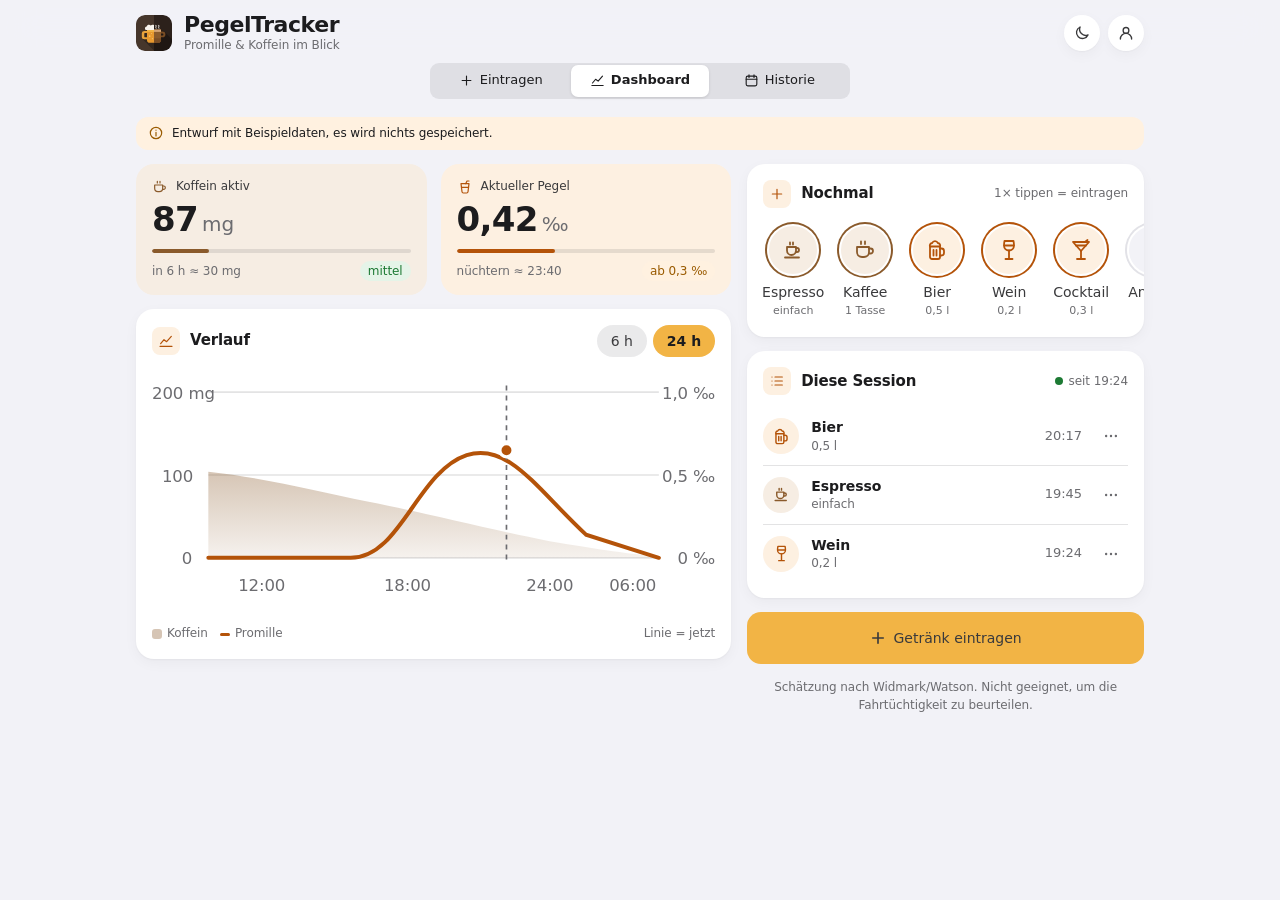
<file: entwurf/index.html>
<!DOCTYPE html>
<html lang="de"><head>
    <meta charset="UTF-8">
    <meta name="viewport" content="width=device-width, initial-scale=1, viewport-fit=cover">
    <meta name="robots" content="noindex, nofollow">
    <meta name="theme-color" content="#f2f2f7">
    <script>(function(){try{if(localStorage.getItem('overall-theme')==='dark'){document.documentElement.classList.add('dark');}}catch(e){}})();</script>
    <title>PegelTracker · UI-Entwurf</title>
    <link rel="icon" href="../icon.svg" type="image/svg+xml">
    <link rel="stylesheet" href="../shared/ui-kit.css">
    <style>
        /* PegelTracker: Gold für Alkohol (Standard-Akzent im Kit), Braun für Koffein (wie bisher) */
        :root { --caf: #8a5a2b; --caf-soft: #f6ede3; }
        .dark { --caf: #d4a373; --caf-soft: #2e2216; }
        .caf { --ds-accent: var(--caf); --ds-accent-soft: var(--caf-soft); }

        .draft-flag { display: flex; gap: 8px; align-items: center; margin: 0 0 14px; padding: 8px 12px; border-radius: var(--ds-radius-s); background: var(--ds-warn-soft); color: var(--ds-ink); font-size: 12px; }
        .draft-flag .ds-ic { width: 16px; height: 16px; color: var(--ds-warn); }

        /* Ansichten */
        #app > section, .hist-grid > section { display: none; }
        #app[data-view="dash"] > [data-v="dash"], #app[data-view="add"] > [data-v="add"], #app[data-view="profile"] > [data-v="profile"] { display: block; }
        #app .hist-grid { display: none; grid-template-columns: minmax(0, 1fr); gap: 14px; }
        #app[data-view="hist"] .hist-grid, #app[data-view="bf"] .hist-grid { display: grid; }
        #app[data-view="hist"] [data-v="hist"], #app[data-view="bf"] [data-v="bf"] { display: block; }
        @media (min-width: 768px) {
            /* Desktop wie bisher: Nachtragen gehört zur Historie (links), Liste rechts */
            #app[data-view="hist"] [data-v="bf"], #app[data-view="bf"] [data-v="hist"] { display: block; }
            #app[data-view] .hist-grid { grid-template-columns: minmax(0, 380px) minmax(0, 1fr); gap: 16px; align-items: start; }
            .hist-grid [data-v="bf"] { position: sticky; top: 76px; }
        }
        @media (max-width: 767.98px) { .ds-header .ds-bar { padding-bottom: 8px; } main { padding-top: 6px; } }

        .narrow { max-width: 560px; margin: 0 auto; }
        .dash-grid { display: grid; grid-template-columns: minmax(0, 1fr); gap: 14px; }
        @media (min-width: 1024px) { .dash-grid { grid-template-columns: minmax(0, 3fr) minmax(0, 2fr); gap: 16px; } .dash-grid .side { position: sticky; top: 76px; } }

        .chart svg { display: block; width: 100%; height: auto; }
        .legend { display: flex; gap: 12px; font-size: 12px; color: var(--ds-mute); }
        .legend span { display: inline-flex; align-items: center; gap: 5px; }
        .legend i { width: 10px; height: 10px; border-radius: 3px; background: color-mix(in srgb, var(--caf) 35%, transparent); }
        .legend i.alc { height: 3px; border-radius: 2px; background: var(--ds-accent); }
        .chart-foot { display: flex; justify-content: space-between; align-items: center; gap: 10px; flex-wrap: wrap; margin-top: 8px; }

        .group { margin-top: 14px; }
        .group:first-of-type { margin-top: 0; }
        .group > .ds-eyebrow { display: block; margin: 0 2px 6px; }
        .when { display: flex; align-items: center; gap: 8px; width: 100%; min-height: 40px; padding: 8px 12px; border: 0; border-radius: 10px; background: var(--ds-well); color: var(--ds-ink); font-size: 14px; font-weight: 600; }
        .when .ds-ic { width: 16px; height: 16px; color: var(--ds-accent); }
        .when .grow { flex: 1; text-align: left; }
        .when .chev { color: var(--ds-mute); width: 14px; height: 14px; }
        .when + .when { margin-top: 8px; }

        .stat3 { display: grid; grid-template-columns: repeat(3, 1fr); text-align: center; padding: 12px 8px; }
        .stat3 > div + div { border-left: 1px solid var(--ds-sep); }
        .stat3 b { display: block; font-size: 18px; font-weight: 600; color: var(--ds-ink); font-variant-numeric: tabular-nums; letter-spacing: -.01em; }
        .stat3 small { font-size: 12px; color: var(--ds-mute); }
        .day { margin-top: 12px; }
        .day .ds-card-head { margin-bottom: 4px; }
        .day .ds-card-head .ds-hint { font-variant-numeric: tabular-nums; }

        .profile-top { display: flex; align-items: center; gap: 14px; }
        .profile-top b { display: block; font-size: 17px; font-weight: 600; color: var(--ds-ink); }
        .profile-top .ds-hint { font-size: 13px; }
        .foot { margin-top: 2px; font-size: 12px; line-height: 1.5; color: var(--ds-mute); text-align: center; }
    </style>
</head>
<body class="ds has-tabbar">
<svg width="0" height="0" style="position:absolute" aria-hidden="true">
    <symbol id="i-beer" viewBox="0 0 24 24"><path d="M5 8.5h10V19a2 2 0 0 1-2 2H7a2 2 0 0 1-2-2z"/><path d="M15 10.5h1.5a2.5 2.5 0 0 1 2.5 2.5v2a2.5 2.5 0 0 1-2.5 2.5H15"/><path d="M5 8.5A2.5 2.5 0 0 1 7.2 5a3 3 0 0 1 5.6 0A2.5 2.5 0 0 1 15 8.5"/><path d="M8.5 12v5.5M11.5 12v5.5"/></symbol>
    <symbol id="i-wine" viewBox="0 0 24 24"><path d="M7.5 3h9s.5 2.6.5 4.5a5 5 0 0 1-10 0C7 5.6 7.5 3 7.5 3z"/><path d="M7.3 7.5h9.4M12 12.5V21M8.5 21h7"/></symbol>
    <symbol id="i-sparkling" viewBox="0 0 24 24"><path d="M9.5 3h5l.5 7a3 3 0 0 1-6 0z"/><path d="M12 13v8M9 21h6M11.5 6.5v.01M13 8.5v.01"/></symbol>
    <symbol id="i-cocktail" viewBox="0 0 24 24"><path d="M4 4h16l-8 9z"/><path d="M12 13v8M8 21h8M7 7.5h10M16 4l2.5-2"/></symbol>
    <symbol id="i-shot" viewBox="0 0 24 24"><path d="M6 5h12l-1.4 13.2A2 2 0 0 1 14.6 20H9.4a2 2 0 0 1-2-1.8z"/><path d="M6.8 11h10.4"/></symbol>
    <symbol id="i-coffee" viewBox="0 0 24 24"><path d="M4 9h12v5a5 5 0 0 1-5 5H9a5 5 0 0 1-5-5z"/><path d="M16 10.5h1.5a2.5 2.5 0 0 1 0 5H16M8 3.5v2.5M12 3.5v2.5"/></symbol>
    <symbol id="i-espresso" viewBox="0 0 24 24"><path d="M6 9h9v3.5a4.5 4.5 0 0 1-9 0z"/><path d="M15 10h1a2 2 0 0 1 0 4h-1.3M4 19.5h14M9 4.5v2M12 4.5v2"/></symbol>
    <symbol id="i-glass" viewBox="0 0 24 24"><path d="M6 7h12l-1.5 12.2A2 2 0 0 1 14.5 21h-5a2 2 0 0 1-2-1.8z"/><path d="M13 7l2-4h3M6.7 12.5h10.6"/></symbol>
    <symbol id="i-dots" viewBox="0 0 24 24"><path d="M5.5 12h.01M12 12h.01M18.5 12h.01" stroke-width="3.2"/></symbol>
    <symbol id="i-drop" viewBox="0 0 24 24"><path d="M12 3.5s-6 6.6-6 11a6 6 0 0 0 12 0c0-4.4-6-11-6-11z"/></symbol>
    <symbol id="i-bolt" viewBox="0 0 24 24"><path d="M13 3 5 13.5h6L10 21l8-10.5h-6z"/></symbol>
    <symbol id="i-list" viewBox="0 0 24 24"><path d="M9 6h11M9 12h11M9 18h11M4.5 6h.01M4.5 12h.01M4.5 18h.01"/></symbol>
    <symbol id="i-plus" viewBox="0 0 24 24"><path d="M12 5v14M5 12h14"/></symbol>
    <symbol id="i-minus" viewBox="0 0 24 24"><path d="M5 12h14"/></symbol>
    <symbol id="i-food" viewBox="0 0 24 24"><path d="M7 3v8M4.5 3v5a2.5 2.5 0 0 0 5 0V3M7 11v10M17 21V3c-2 1.5-3 4-3 7v4h3"/></symbol>
    <symbol id="i-clock" viewBox="0 0 24 24"><circle cx="12" cy="12" r="8.5"/><path d="M12 7.5V12l3 2"/></symbol>
    <symbol id="i-rewind" viewBox="0 0 24 24"><path d="M3.5 12a8.5 8.5 0 1 0 2.6-6.1"/><path d="M3.5 4v4.5H8M12 7.5V12l3 2"/></symbol>
    <symbol id="i-cal" viewBox="0 0 24 24"><rect x="3.5" y="5" width="17" height="15.5" rx="2.5"/><path d="M3.5 10h17M8 3v4M16 3v4"/></symbol>
    <symbol id="i-chart" viewBox="0 0 24 24"><path d="M3 20h18"/><path d="M4 16l5-6 4 3 7-8"/></symbol>
    <symbol id="i-bars" viewBox="0 0 24 24"><path d="M4 20h16M7 16v-5M12 16V6M17 16v-8"/></symbol>
    <symbol id="i-home" viewBox="0 0 24 24"><path d="M3 10.5 12 3l9 7.5"/><path d="M5 9.5V20a1 1 0 0 0 1 1h4v-6h4v6h4a1 1 0 0 0 1-1V9.5"/></symbol>
    <symbol id="i-left" viewBox="0 0 24 24"><path d="M15 18l-6-6 6-6"/></symbol>
    <symbol id="i-right" viewBox="0 0 24 24"><path d="M9 6l6 6-6 6"/></symbol>
    <symbol id="i-check" viewBox="0 0 24 24"><path d="M5 12.5l4.5 4.5L19 7"/></symbol>
    <symbol id="i-info" viewBox="0 0 24 24"><circle cx="12" cy="12" r="8.5"/><path d="M12 11v5.5M12 7.8h.01"/></symbol>
    <symbol id="i-person" viewBox="0 0 24 24"><circle cx="12" cy="8.5" r="3.8"/><path d="M4.5 20a7.5 7.5 0 0 1 15 0"/></symbol>
    <symbol id="i-moon" viewBox="0 0 24 24"><path d="M20 14.5A8 8 0 0 1 9.5 4a8 8 0 1 0 10.5 10.5z"/></symbol>
    <symbol id="i-sun" viewBox="0 0 24 24"><circle cx="12" cy="12" r="4"/><path d="M12 2.5v2M12 19.5v2M4.6 4.6l1.4 1.4M18 18l1.4 1.4M2.5 12h2M19.5 12h2M4.6 19.4 6 18M18 6l1.4-1.4"/></symbol>
    <symbol id="i-gear" viewBox="0 0 24 24"><circle cx="12" cy="12" r="3"/><path d="M19.4 15a1.7 1.7 0 0 0 .3 1.8l.1.1a2 2 0 1 1-2.8 2.8l-.1-.1a1.7 1.7 0 0 0-1.8-.3 1.7 1.7 0 0 0-1 1.5V21a2 2 0 1 1-4 0v-.1a1.7 1.7 0 0 0-1.1-1.5 1.7 1.7 0 0 0-1.8.3l-.1.1a2 2 0 1 1-2.8-2.8l.1-.1a1.7 1.7 0 0 0 .3-1.8 1.7 1.7 0 0 0-1.5-1H3a2 2 0 1 1 0-4h.1a1.7 1.7 0 0 0 1.5-1.1 1.7 1.7 0 0 0-.3-1.8l-.1-.1a2 2 0 1 1 2.8-2.8l.1.1a1.7 1.7 0 0 0 1.8.3H9a1.7 1.7 0 0 0 1-1.5V3a2 2 0 1 1 4 0v.1a1.7 1.7 0 0 0 1 1.5 1.7 1.7 0 0 0 1.8-.3l.1-.1a2 2 0 1 1 2.8 2.8l-.1.1a1.7 1.7 0 0 0-.3 1.8V9a1.7 1.7 0 0 0 1.5 1H21a2 2 0 1 1 0 4h-.1a1.7 1.7 0 0 0-1.5 1z"/></symbol>
    <symbol id="i-shield" viewBox="0 0 24 24"><path d="M12 3 5 6v5c0 4.5 3 8.3 7 10 4-1.7 7-5.5 7-10V6z"/><path d="m9 12 2 2 4-4"/></symbol>
    <symbol id="i-logout" viewBox="0 0 24 24"><path d="M15 4h3a2 2 0 0 1 2 2v12a2 2 0 0 1-2 2h-3M10 17l5-5-5-5M15 12H4"/></symbol>
    <symbol id="i-download" viewBox="0 0 24 24"><path d="M12 4v11M7 10.5l5 5 5-5M4.5 19.5h15"/></symbol>
    <symbol id="i-help" viewBox="0 0 24 24"><circle cx="12" cy="12" r="8.5"/><path d="M9.6 9.5a2.5 2.5 0 0 1 4.8.8c0 1.7-2.4 2-2.4 3.7M12 17h.01"/></symbol>
    <symbol id="i-glasses" viewBox="0 0 24 24"><path d="M5 4h6l-.6 6.2A2.5 2.5 0 0 1 7.9 12.5h0a2.5 2.5 0 0 1-2.5-2.3zM13 4h6l-.6 6.2a2.5 2.5 0 0 1-2.5 2.3h0a2.5 2.5 0 0 1-2.5-2.3zM8 12.5V20M16 12.5V20M6 20h4M14 20h4"/></symbol>
    <symbol id="i-grid" viewBox="0 0 24 24"><rect x="4" y="4" width="6.5" height="6.5" rx="1.5"/><rect x="13.5" y="4" width="6.5" height="6.5" rx="1.5"/><rect x="4" y="13.5" width="6.5" height="6.5" rx="1.5"/><rect x="13.5" y="13.5" width="6.5" height="6.5" rx="1.5"/></symbol>
</svg>

<!-- Kopf: wie bisher, auf Handy UND Desktop oben fixiert -->
<header class="ds-header">
    <div class="ds-wrap ds-bar">
        <img class="logo" src="../icon.svg" alt="">
        <div class="head">
            <h1>PegelTracker</h1>
            <div class="sub">Promille &amp; Koffein im Blick</div>
        </div>
        <div class="ds-actions">
            <button class="ds-icon-btn" data-theme type="button" aria-label="Design wechseln"><svg class="ds-ic"><use href="#i-moon"/></svg></button>
            <div class="ds-me">
                <button class="ds-icon-btn" id="meBtn" type="button" aria-label="Mein Konto" aria-expanded="false"><svg class="ds-ic"><use href="#i-person"/></svg></button>
                <div class="ds-menu" id="meMenu" role="menu" hidden>
                    <div class="ds-menu-head"><span class="ds-ava">S</span><div><b>Stefan</b><small>Admin</small></div></div>
                    <a class="ds-item" href="/"><svg class="ds-ic"><use href="#i-home"/></svg>Dashboard</a>
                    <a class="ds-item" href="#"><svg class="ds-ic"><use href="#i-gear"/></svg>Kontoeinstellungen</a>
                    <a class="ds-item" href="#"><svg class="ds-ic"><use href="#i-shield"/></svg>Admin-Einstellungen<small>nur Admins</small></a>
                    <div class="ds-sep"></div>
                    <button class="ds-item danger" type="button"><svg class="ds-ic"><use href="#i-logout"/></svg>Abmelden</button>
                </div>
            </div>
        </div>
    </div>
</header>

<div class="ds-wrap">
<main id="app" data-view="dash">
    <!-- Desktop-Navigation wie bisher (iOS-Segmente). Auf dem Handy übernimmt die Tab-Leiste unten. -->
    <nav class="ds-seg ds-tabs ds-desktop-only" aria-label="Bereiche">
        <button data-go="add" type="button"><svg class="ds-ic"><use href="#i-plus"/></svg>Eintragen</button>
        <button data-go="dash" type="button"><svg class="ds-ic"><use href="#i-chart"/></svg>Dashboard</button>
        <button data-go="hist" type="button"><svg class="ds-ic"><use href="#i-cal"/></svg>Historie</button>
    </nav>

    <div class="draft-flag"><svg class="ds-ic"><use href="#i-info"/></svg>Entwurf mit Beispieldaten, es wird nichts gespeichert.</div>

    <!-- ───────── Dashboard ───────── -->
    <section data-v="dash">
        <div class="dash-grid">
            <div class="ds-stack">
                <!-- Koffein links, Alkohol rechts -->
                <div class="ds-tiles">
                    <div class="ds-tile caf">
                        <span class="lbl"><svg class="ds-ic"><use href="#i-coffee"/></svg>Koffein aktiv</span>
                        <div class="val">87<small>mg</small></div>
                        <div class="ds-meter"><i style="width:22%"></i></div>
                        <div class="foot"><span>in 6 h ≈ 30 mg</span><span class="ds-pill ok">mittel</span></div>
                    </div>
                    <div class="ds-tile">
                        <span class="lbl"><svg class="ds-ic"><use href="#i-glass"/></svg>Aktueller Pegel</span>
                        <div class="val">0,42<small>‰</small></div>
                        <div class="ds-meter"><i style="width:38%"></i></div>
                        <div class="foot"><span>nüchtern ≈ 23:40</span><span class="ds-pill warn">ab 0,3 ‰</span></div>
                    </div>
                </div>

                <div class="ds-card">
                    <div class="ds-card-head">
                        <span class="ds-badge"><svg class="ds-ic"><use href="#i-chart"/></svg></span><h3>Verlauf</h3>
                        <div class="ds-chips">
                            <button class="ds-chip" aria-selected="false" type="button">6 h</button>
                            <button class="ds-chip" aria-selected="true" type="button">24 h</button>
                        </div>
                    </div>
                    <div class="chart">
                        <svg viewBox="0 0 340 150" role="img" aria-label="Verlauf der letzten 24 Stunden">
                            <defs><linearGradient id="gc" x1="0" y1="0" x2="0" y2="1"><stop offset="0" stop-color="var(--caf)" stop-opacity=".35"/><stop offset="1" stop-color="var(--caf)" stop-opacity=".08"/></linearGradient></defs>
                            <g stroke="var(--ds-sep)" stroke-width="1"><line x1="34" y1="14" x2="306" y2="14"/><line x1="34" y1="64" x2="306" y2="64"/><line x1="34" y1="114" x2="306" y2="114"/></g>
                            <g fill="var(--ds-mute)" font-size="10" font-family="var(--ds-font)">
                                <text x="0" y="18">200 mg</text><text x="6" y="68">100</text><text x="18" y="118">0</text>
                                <text x="340" y="18" text-anchor="end">1,0 ‰</text><text x="340" y="68" text-anchor="end">0,5 ‰</text><text x="340" y="118" text-anchor="end">0 ‰</text>
                                <text x="52" y="134">12:00</text><text x="140" y="134">18:00</text><text x="226" y="134">24:00</text><text x="276" y="134">06:00</text>
                            </g>
                            <path d="M34 62 C70 66 100 74 130 80 C170 88 200 96 240 104 C270 109 290 112 306 113 L306 114 L34 114Z" fill="url(#gc)"/>
                            <path d="M34 114 L120 114 C150 114 160 62 190 52 C215 44 232 72 262 100 L306 114" fill="none" stroke="var(--ds-accent)" stroke-width="2.4" stroke-linecap="round"/>
                            <line x1="214" y1="10" x2="214" y2="118" stroke="var(--ds-mute)" stroke-width="1" stroke-dasharray="3 3"/>
                            <circle cx="214" cy="49" r="4" fill="var(--ds-accent)" stroke="var(--ds-card)" stroke-width="2"/>
                        </svg>
                    </div>
                    <div class="chart-foot"><div class="legend"><span><i></i>Koffein</span><span><i class="alc"></i>Promille</span></div><span class="ds-hint">Linie = jetzt</span></div>
                </div>
            </div>

            <div class="ds-stack side">
                <div class="ds-card">
                    <div class="ds-card-head"><span class="ds-badge"><svg class="ds-ic"><use href="#i-plus"/></svg></span><h3>Nochmal</h3><span class="ds-hint">1× tippen = eintragen</span></div>
                    <div class="ds-stories" id="stories"></div>
                </div>
                <div class="ds-card">
                    <div class="ds-card-head"><span class="ds-badge"><svg class="ds-ic"><use href="#i-list"/></svg></span><h3>Diese Session</h3><span class="ds-hint" style="display:inline-flex;align-items:center;gap:6px"><span class="ds-live"></span>seit 19:24</span></div>
                    <ul class="ds-list" id="sessionList"></ul>
                </div>
                <button class="ds-btn-main" data-go="add" type="button"><span class="m"><svg class="ds-ic"><use href="#i-plus"/></svg>Getränk eintragen</span></button>
                <p class="foot">Schätzung nach Widmark/Watson. Nicht geeignet, um die Fahrtüchtigkeit zu beurteilen.</p>
            </div>
        </div>
    </section>

    <!-- ───────── Eintragen ───────── -->
    <section data-v="add" class="narrow">
        <div class="ds-card">
            <div class="ds-card-head"><span class="ds-badge"><svg class="ds-ic"><use href="#i-plus"/></svg></span><h3>Neuer Eintrag</h3></div>
            <div class="group"><span class="ds-eyebrow">Getränk</span><div class="ds-picks" id="picks"></div></div>
            <div class="group"><span class="ds-eyebrow">Menge</span><div class="ds-chips" id="amounts"></div></div>
            <div class="group"><span class="ds-eyebrow">Zeitpunkt</span>
                <div class="ds-chips scroll" id="times">
                    <button class="ds-chip" aria-pressed="true" type="button">Jetzt</button>
                    <button class="ds-chip" aria-pressed="false" type="button">vor 15 min</button>
                    <button class="ds-chip" aria-pressed="false" type="button">vor 30 min</button>
                    <button class="ds-chip" aria-pressed="false" type="button">vor 1 h</button>
                    <button class="ds-chip" aria-pressed="false" type="button"><svg class="ds-ic"><use href="#i-clock"/></svg>Andere</button>
                </div>
            </div>
            <label class="ds-toggle group"><span class="t"><svg class="ds-ic"><use href="#i-food"/></svg>Gute Essensgrundlage</span><span class="ds-switch"><input type="checkbox"><span></span></span></label>
        </div>
        <div class="ds-note" style="margin-top:14px"><svg class="ds-ic"><use href="#i-info"/></svg><span>Vergessen? Du kannst Getränke auch später <button data-go="bf" type="button">nachtragen</button>.</span></div>
        <div class="ds-sticky-cta">
            <button class="ds-btn-main" id="saveBtn" type="button" disabled><span class="m" id="saveMain">Erst Getränk auswählen</span><span class="s" id="saveSub" hidden></span></button>
        </div>
    </section>

    <!-- ───────── Historie + Nachtragen ───────── -->
    <div class="hist-grid">
        <section data-v="bf">
            <div class="ds-card">
                <div class="ds-card-head"><span class="ds-badge"><svg class="ds-ic"><use href="#i-rewind"/></svg></span><h3>Nachtragen</h3></div>
                <div class="ds-seg" id="bfDay">
                    <button aria-pressed="false" type="button">Heute</button>
                    <button aria-pressed="true" type="button">Gestern</button>
                    <button aria-pressed="false" type="button"><svg class="ds-ic"><use href="#i-cal"/></svg>Datum</button>
                </div>
                <div class="group">
                    <button class="when" type="button"><svg class="ds-ic"><use href="#i-cal"/></svg><span class="grow">Montag, 09.11.2026</span><svg class="ds-ic chev"><use href="#i-right"/></svg></button>
                    <button class="when" type="button"><svg class="ds-ic"><use href="#i-clock"/></svg><span class="grow">Erstes Getränk 20:00</span><span class="ds-hint">dann je +30 min</span><svg class="ds-ic chev"><use href="#i-right"/></svg></button>
                </div>
                <div class="group"><span class="ds-eyebrow">Getränke zählen</span><ul class="ds-list" id="bfList"></ul></div>
                <div class="ds-sticky-cta" style="margin-bottom:-16px;border-radius:0 0 var(--ds-radius) var(--ds-radius);background:linear-gradient(to bottom, transparent, var(--ds-card) 40%)">
                    <button class="ds-btn-main" id="bfSave" type="button" disabled><span class="m">Erst Getränke zählen</span></button>
                </div>
            </div>
        </section>

        <section data-v="hist">
            <div class="ds-card stat3">
                <div><b>9</b><small>Getränke (7 Tage)</small></div>
                <div><b>3</b><small>alkoholfreie Tage</small></div>
                <div><b>1,1 ‰</b><small>Höchstwert</small></div>
            </div>
            <div class="ds-chips scroll" style="margin:14px 2px 0">
                <button class="ds-chip" aria-selected="true" type="button">7 Tage</button>
                <button class="ds-chip" aria-selected="false" type="button">Monat</button>
                <button class="ds-chip" aria-selected="false" type="button">3 Monate</button>
                <button class="ds-chip" aria-selected="false" type="button">Jahr</button>
                <button class="ds-chip" aria-selected="false" type="button">Alle</button>
            </div>
            <div id="histList"></div>
        </section>
    </div>

    <!-- ───────── Profil (nur Handy; am Desktop bleibt das Kontomenü oben rechts) ───────── -->
    <section data-v="profile" class="narrow">
        <div class="ds-stack">
            <div class="ds-card profile-top"><span class="ds-ava xl">S</span><div><b>Stefan</b><div class="ds-hint">PegelTracker · Admin</div></div></div>
            <div class="ds-card" style="padding:6px">
                <button class="ds-item" type="button"><svg class="ds-ic"><use href="#i-bars"/></svg><span class="grow">Statistiken</span><svg class="ds-ic chev"><use href="#i-right"/></svg></button>
                <button class="ds-item" type="button"><svg class="ds-ic"><use href="#i-glasses"/></svg><span class="grow">Eigene Getränke</span><svg class="ds-ic chev"><use href="#i-right"/></svg></button>
                <label class="ds-item" style="cursor:pointer"><svg class="ds-ic"><use href="#i-moon"/></svg><span class="grow">Dunkles Design</span><span class="ds-switch"><input type="checkbox" id="darkSw"><span></span></span></label>
                <div class="ds-sep"></div>
                <a class="ds-item" href="/"><svg class="ds-ic"><use href="#i-home"/></svg><span class="grow">Dashboard (alle Apps)</span><svg class="ds-ic chev"><use href="#i-right"/></svg></a>
                <a class="ds-item" href="#"><svg class="ds-ic"><use href="#i-gear"/></svg><span class="grow">Kontoeinstellungen</span><svg class="ds-ic chev"><use href="#i-right"/></svg></a>
                <a class="ds-item" href="#"><svg class="ds-ic"><use href="#i-shield"/></svg><span class="grow">Admin-Einstellungen</span><svg class="ds-ic chev"><use href="#i-right"/></svg></a>
                <div class="ds-sep"></div>
                <button class="ds-item danger" type="button"><svg class="ds-ic"><use href="#i-logout"/></svg><span class="grow">Abmelden</span></button>
            </div>
        </div>
    </section>
</main>
</div>

<!-- Tab-Leiste unten: nur Handy (Media Query in ui-kit.css) -->
<nav class="ds-tabbar" aria-label="Navigation">
    <button data-go="dash" type="button"><svg class="ds-ic"><use href="#i-home"/></svg>Start</button>
    <button data-go="bf" type="button"><svg class="ds-ic"><use href="#i-rewind"/></svg>Nachtragen</button>
    <button data-go="add" class="ds-tab-new" type="button" aria-label="Getränk eintragen"><span class="fab"><svg class="ds-ic"><use href="#i-plus"/></svg></span></button>
    <button data-go="hist" type="button"><svg class="ds-ic"><use href="#i-cal"/></svg>Historie</button>
    <button data-go="profile" type="button"><span class="ds-ava">S</span>Profil</button>
</nav>

<div class="ds-toast" id="toast" role="status"><svg class="ds-ic"><use href="#i-check"/></svg><span id="toastText"></span><button id="toastUndo" type="button">Rückgängig</button></div>

<script>
const $ = s => document.querySelector(s);
const ic = (id, cls = '') => `<svg class="ds-ic ${cls}" aria-hidden="true"><use href="#i-${id}"/></svg>`;

/* Beispieldaten. Koffein steht immer vor Alkohol (links/oben). */
const DRINKS = [
    { id: 'coffee', name: 'Kaffee', icon: 'coffee', amounts: ['1 Tasse', '1 Becher', '2 Tassen'], def: 0, caf: true, delta: ['+80 mg', '+120 mg', '+160 mg'] },
    { id: 'espresso', name: 'Espresso', icon: 'espresso', amounts: ['einfach', 'doppelt'], def: 0, caf: true, delta: ['+60 mg', '+120 mg'] },
    { id: 'energy', name: 'Energy', icon: 'bolt', amounts: ['0,25 l', '0,5 l'], def: 0, caf: true, delta: ['+80 mg', '+160 mg'] },
    { id: 'beer', name: 'Bier', icon: 'beer', amounts: ['0,33 l', '0,5 l', '1 l'], def: 1, caf: false, delta: ['+0,14 ‰', '+0,21 ‰', '+0,42 ‰'] },
    { id: 'wine', name: 'Wein', icon: 'wine', amounts: ['0,1 l', '0,2 l', '0,25 l'], def: 1, caf: false, delta: ['+0,11 ‰', '+0,22 ‰', '+0,27 ‰'] },
    { id: 'sparkling', name: 'Sekt', icon: 'sparkling', amounts: ['0,1 l', '0,2 l'], def: 0, caf: false, delta: ['+0,10 ‰', '+0,20 ‰'] },
    { id: 'cocktail', name: 'Cocktail', icon: 'cocktail', amounts: ['0,2 l', '0,3 l', '0,4 l'], def: 1, caf: false, delta: ['+0,15 ‰', '+0,23 ‰', '+0,30 ‰'] },
    { id: 'shot', name: 'Shot', icon: 'shot', amounts: ['2 cl', '4 cl'], def: 0, caf: false, delta: ['+0,08 ‰', '+0,16 ‰'] },
    { id: 'other', name: 'Weitere', icon: 'dots', amounts: ['Liste / manuell'], def: 0, caf: false, delta: [''] },
];
const D = Object.fromEntries(DRINKS.map(d => [d.id, d]));
const SESSION = [['beer', '0,5 l', '20:17'], ['espresso', 'einfach', '19:45'], ['wine', '0,2 l', '19:24']];
const STORIES = [['espresso', 'einfach'], ['coffee', '1 Tasse'], ['beer', '0,5 l'], ['wine', '0,2 l'], ['cocktail', '0,3 l']];
const HIST = [
    ['Samstag, 07.11.', '4 Getränke · max. 1,1 ‰', [['coffee', '1 Tasse', '17:30'], ['beer', '0,5 l', '20:30'], ['wine', '0,2 l', '21:45'], ['beer', '0,5 l', '22:17']]],
    ['Freitag, 06.11.', '3 Getränke · max. 0,6 ‰', [['wine', '0,1 l', '14:05'], ['beer', '0,5 l', '16:20'], ['espresso', 'einfach', '19:12']]],
    ['Donnerstag, 05.11.', '2 Getränke · nur Koffein', [['espresso', 'doppelt', '08:47'], ['coffee', '1 Tasse', '15:12']]],
];
const thumb = d => `<span class="ds-thumb ${D[d].caf ? 'caf' : ''}">${ic(D[d].icon)}</span>`;
const row = ([d, amt, t], end) => `<li>${thumb(d)}<span class="main"><b>${D[d].name}</b><small>${amt}</small></span><span class="end">${t}</span>${end}</li>`;

$('#sessionList').innerHTML = SESSION.map(r => row(r, `<button class="ds-icon-btn plain" type="button" aria-label="Optionen">${ic('dots')}</button>`)).join('');
$('#stories').innerHTML = STORIES.map(([d, a]) => `<button class="ds-story ${D[d].caf ? 'caf' : ''}" type="button" data-quick="${d}|${a}"><span class="ring"><span>${ic(D[d].icon)}</span></span>${D[d].name}<small>${a}</small></button>`).join('')
    + `<button class="ds-story add" type="button" data-go="add"><span class="ring"><span>${ic('plus')}</span></span>Andere</button>`;
$('#histList').innerHTML = HIST.map(([day, meta, rows]) => `<div class="ds-card day"><div class="ds-card-head"><h3>${day}</h3><span class="ds-hint">${meta}</span></div>
    <ul class="ds-list">${rows.map(r => row(r, ic('right', 'chev'))).join('')}</ul></div>`).join('');

/* Eintragen */
let sel = null, amt = 0;
$('#picks').innerHTML = DRINKS.map(d => `<button class="ds-pick ${d.caf ? 'caf' : ''}" type="button" data-pick="${d.id}" aria-pressed="false">${ic(d.icon)}${d.name}</button>`).join('');
function renderAdd() {
    document.querySelectorAll('[data-pick]').forEach(b => b.setAttribute('aria-pressed', b.dataset.pick === sel));
    const d = D[sel];
    $('#amounts').innerHTML = (d ? d.amounts : ['Erst Getränk wählen']).map((a, i) => `<button class="ds-chip" type="button" data-amt="${i}" aria-pressed="${!!d && i === amt}" ${d ? '' : 'disabled'}>${a}</button>`).join('');
    $('#saveBtn').disabled = !d;
    $('#saveMain').innerHTML = d ? `${ic('plus')}${d.name} eintragen` : 'Erst Getränk auswählen';
    $('#saveSub').hidden = !d;
    if (d) $('#saveSub').textContent = `${d.amounts[amt]} · jetzt · ca. ${d.delta[amt]}`;
}
renderAdd();
$('#saveBtn').onclick = () => { const d = D[sel]; toast(`${d.name} ${d.amounts[amt]} eingetragen`); sel = null; renderAdd(); go('dash'); };

/* Nachtragen: Zähler pro Getränk (Koffein zuerst) */
const bf = { coffee: 0, espresso: 0, beer: 2, wine: 1, cocktail: 0, shot: 0 };
const bfAmt = { coffee: '1 Tasse', espresso: 'einfach', beer: '0,5 l', wine: '0,2 l', cocktail: '0,3 l', shot: '2 cl' };
function renderBf() {
    $('#bfList').innerHTML = Object.keys(bf).map(d => `<li>${thumb(d)}<span class="main"><b>${D[d].name}</b><small>${bfAmt[d]}</small></span>
        <span class="ds-stepper"><button type="button" data-bf="${d}|-1" aria-label="${D[d].name} weniger" ${bf[d] ? '' : 'disabled'}>${ic('minus')}</button><output>${bf[d]}</output>
        <button type="button" class="plus" data-bf="${d}|1" aria-label="${D[d].name} mehr">${ic('plus')}</button></span></li>`).join('');
    const n = Object.values(bf).reduce((a, b) => a + b, 0);
    $('#bfSave').disabled = !n;
    $('#bfSave').innerHTML = `<span class="m">${n ? `${ic('check')}${n} ${n === 1 ? 'Getränk' : 'Getränke'} nachtragen` : 'Erst Getränke zählen'}</span>`;
}
renderBf();
$('#bfSave').onclick = () => { toast($('#bfSave').textContent.trim().replace('nachtragen', 'nachgetragen')); Object.keys(bf).forEach(k => bf[k] = 0); renderBf(); };

document.addEventListener('click', e => {
    const t = e.target;
    const p = t.closest('[data-pick]'); if (p) { sel = p.dataset.pick; amt = D[sel].def; renderAdd(); }
    const a = t.closest('[data-amt]'); if (a) { amt = +a.dataset.amt; renderAdd(); }
    const b = t.closest('[data-bf]'); if (b) { const [d, s] = b.dataset.bf.split('|'); bf[d] = Math.max(0, bf[d] + +s); renderBf(); }
    const c = t.closest('#times .ds-chip, #bfDay button, .ds-card-head .ds-chip, [data-v="hist"] .ds-chip');
    if (c) c.parentElement.querySelectorAll('button').forEach(x => x.setAttribute(x.hasAttribute('aria-selected') ? 'aria-selected' : 'aria-pressed', x === c));
    const q = t.closest('[data-quick]'); if (q) { const [d, x] = q.dataset.quick.split('|'); toast(`${D[d].name} ${x} eingetragen`); }
    const g = t.closest('[data-go]'); if (g) go(g.dataset.go);
    if (t.closest('[data-theme]')) setDark(!document.documentElement.classList.contains('dark'));
    if (!t.closest('.ds-me')) { $('#meMenu').hidden = true; $('#meBtn').setAttribute('aria-expanded', 'false'); }
});

/* Navigation: Handy = Tab-Leiste unten, Desktop = Segmente oben (wie bisher) */
const mobile = matchMedia('(max-width: 767.98px)');
const VIEWS = ['dash', 'add', 'hist', 'bf', 'profile'];
let view = VIEWS.includes(location.hash.slice(1)) ? location.hash.slice(1) : 'dash';
function go(v) {
    view = v;
    const shown = !mobile.matches && v === 'profile' ? 'dash' : v;
    $('#app').dataset.view = shown;
    const navKey = !mobile.matches && shown === 'bf' ? 'hist' : shown;
    document.querySelectorAll('.ds-tabs [data-go], .ds-tabbar [data-go]').forEach(b => {
        if (b.dataset.go === navKey) b.setAttribute('aria-current', 'page'); else b.removeAttribute('aria-current');
    });
    history.replaceState(null, '', '#' + v);
    window.scrollTo(0, 0);
}
mobile.addEventListener('change', () => go(view));
go(view);

$('#meBtn').onclick = () => { const m = $('#meMenu'); m.hidden = !m.hidden; $('#meBtn').setAttribute('aria-expanded', String(!m.hidden)); };

/* Dunkles Design (gleicher Schlüssel wie alle Apps) */
function setDark(on) {
    document.documentElement.classList.toggle('dark', on);
    try { localStorage.setItem('overall-theme', on ? 'dark' : 'light'); } catch (e) {}
    $('#darkSw').checked = on;
    document.querySelector('[data-theme] use').setAttribute('href', on ? '#i-sun' : '#i-moon');
}
setDark(document.documentElement.classList.contains('dark'));
$('#darkSw').onchange = e => setDark(e.target.checked);

/* Snackbar mit Rückgängig */
let tt;
function toast(msg) { $('#toastText').textContent = msg; $('#toast').classList.add('show'); clearTimeout(tt); tt = setTimeout(() => $('#toast').classList.remove('show'), 4000); }
$('#toastUndo').onclick = () => $('#toast').classList.remove('show');
</script>
</body>
</html>
</file>
<file: shared/ui-kit.css>
/* ─────────────────────────────────────────────────────────────────────────────
   mvs2 UI-Kit · gemeinsames Design-System für alle Webseiten
   Entwurf v2 (PegelTracker).

   Die Designsprache bleibt die bisherige (Apple-Stil wie Dashboard, „Zuhause“, DailyMind, PegelTracker):
   Systemschrift (SF), Schriften 12–22 px (Basis 14 px), Überschriften 15 px/600, kleine Labels 12 px/500,
   weiße Karten (Radius 18 px, Innenabstand 16 px) auf #f2f2f7, Abstände 14 px, Linien-Symbole.
   NEU sind nur die Anordnung und einige Bausteine: Tab-Leiste unten am Handy, Kennzahl-Kacheln,
   Auswahl-Raster, Stories-Leiste, Plus/Minus-Zähler, fixierter Haupt-Button, Snackbar mit Rückgängig.

   Einbinden:   <link rel="stylesheet" href="shared/ui-kit.css">   und   <body class="ds has-tabbar">
   Pro App nur den Akzent überschreiben (--ds-accent, --ds-accent-fill, --ds-accent-soft, --ds-on-accent).
   Dunkles Design: Klasse .dark an <html> (wie bisher, localStorage 'overall-theme').
   ───────────────────────────────────────────────────────────────────────────── */

:root {
    --ds-bg: #f2f2f7; --ds-card: #fff; --ds-well: #f2f2f7; --ds-hover: #e9e9ef; --ds-line: #e2e2e7; --ds-sep: rgba(60, 60, 67, .14);
    --ds-ink: #1c1c1e; --ds-text: #3a3a3c; --ds-mute: #6c6c70;
    /* App-Akzent: Text/Symbole, gefüllte Fläche, zarte Fläche, Schrift auf der Fläche (Standard: PegelTracker-Gold) */
    --ds-accent: #b45309; --ds-accent-fill: #f2b445; --ds-accent-soft: #fdf0e1; --ds-on-accent: #1c1c1e;
    --ds-ok: #1d7a34; --ds-ok-soft: #e5f4e8; --ds-warn: #9a5b00; --ds-warn-soft: #fff1e0; --ds-danger: #d70015; --ds-danger-soft: #ffe6e8;
    --ds-radius: 18px; --ds-radius-s: 12px;
    --ds-shadow: 0 1px 2px rgba(0, 0, 0, .04), 0 4px 14px rgba(0, 0, 0, .04);
    --ds-pop: 0 12px 40px rgba(0, 0, 0, .18), 0 0 0 .5px rgba(0, 0, 0, .06);
    --ds-font: -apple-system, BlinkMacSystemFont, "SF Pro Text", "SF Pro", system-ui, "Segoe UI", Roboto, "Helvetica Neue", sans-serif;
    --ds-tabbar-h: 58px;
    color-scheme: light;
}
.dark {
    color-scheme: dark;
    --ds-bg: #000; --ds-card: #1c1c1e; --ds-well: #2c2c2e; --ds-hover: #3a3a3c; --ds-line: #38383a; --ds-sep: rgba(84, 84, 88, .55);
    --ds-ink: #f5f5f7; --ds-text: #d1d1d6; --ds-mute: #98989f;
    --ds-accent: #f5b445; --ds-accent-fill: #f5b445; --ds-accent-soft: #2e1f08; --ds-on-accent: #1c1c1e;
    --ds-ok: #30d158; --ds-ok-soft: #0f2a16; --ds-warn: #ffb340; --ds-warn-soft: #33240b; --ds-danger: #ff6961; --ds-danger-soft: #3a1412;
    --ds-shadow: none; --ds-pop: 0 16px 48px rgba(0, 0, 0, .6), 0 0 0 .5px rgba(255, 255, 255, .08);
}

/* ── Basis (wie bisher) ── */
[hidden] { display: none !important; }
*, *::before, *::after { box-sizing: border-box; }
html { background: var(--ds-bg); -webkit-text-size-adjust: 100%; }
body.ds { margin: 0; min-height: 100vh; font-family: var(--ds-font); font-size: 14px; line-height: 1.45; letter-spacing: -.005em; color: var(--ds-text); background: var(--ds-bg);
    -webkit-font-smoothing: antialiased; -webkit-tap-highlight-color: transparent; }
.ds h1, .ds h2, .ds h3, .ds p, .ds ul { margin: 0; padding: 0; }
.ds ul { list-style: none; }
.ds button, .ds input, .ds select { font: inherit; color: inherit; }
.ds button { cursor: pointer; }
.ds :focus-visible { outline: 2px solid var(--ds-accent); outline-offset: 2px; }
.ds-ic { width: 1.25em; height: 1.25em; flex: none; fill: none; stroke: currentColor; stroke-width: 1.8; stroke-linecap: round; stroke-linejoin: round; }
.ds-num { font-variant-numeric: tabular-nums; }
.ds-wrap { max-width: 1040px; margin: 0 auto; padding: 0 max(16px, env(safe-area-inset-right, 0px)) calc(48px + env(safe-area-inset-bottom, 0px)) max(16px, env(safe-area-inset-left, 0px)); }
.ds-eyebrow { font-size: 12px; font-weight: 500; color: var(--ds-mute); }
.ds-hint { font-size: 12px; color: var(--ds-mute); }

/* Sichtbarkeit nach Gerät */
@media (max-width: 767.98px) { .ds-desktop-only { display: none !important; } }
@media (min-width: 768px) { .ds-mobile-only { display: none !important; } }

/* ── Kopf: bleibt überall oben fixiert (wie bisher) ── */
.ds-header { position: sticky; top: 0; z-index: 40; padding-top: env(safe-area-inset-top, 0px);
    background: color-mix(in srgb, var(--ds-bg) 82%, transparent); -webkit-backdrop-filter: saturate(1.8) blur(18px); backdrop-filter: saturate(1.8) blur(18px); }
.ds-header .ds-wrap { padding-bottom: 0; }
.ds-bar { display: flex; align-items: center; gap: 12px; padding-block: 12px 10px; }
.ds-bar .logo { width: 36px; height: 36px; flex: none; border-radius: 9px; }
.ds-bar .head { flex: 1; min-width: 0; }
.ds-bar h1 { font-size: 22px; font-weight: 700; letter-spacing: -.02em; color: var(--ds-ink); line-height: 1.15; }
.ds-bar .sub { font-size: 12px; font-weight: 500; color: var(--ds-mute); white-space: nowrap; overflow: hidden; text-overflow: ellipsis; }
.ds-actions { display: flex; align-items: center; gap: 8px; flex: none; }
@media (prefers-reduced-transparency: reduce) { .ds-header, .ds-tabbar { background: var(--ds-bg); -webkit-backdrop-filter: none; backdrop-filter: none; } }

/* Runder Symbol-Button (wie bisher .icon-btn) */
.ds-icon-btn { position: relative; overflow: hidden; width: 36px; height: 36px; padding: 0; border: 0; border-radius: 50%; background: var(--ds-card); color: var(--ds-ink); box-shadow: var(--ds-shadow);
    display: inline-grid; place-items: center; transition: background .15s; }
.ds-icon-btn:hover { background: var(--ds-hover); }
.ds-icon-btn .ds-ic { width: 18px; height: 18px; }
.ds-icon-btn.plain { background: none; box-shadow: none; color: var(--ds-mute); width: 34px; height: 34px; }
.ds-icon-btn.plain:hover { background: var(--ds-hover); color: var(--ds-ink); }

/* ── Segmente wie in iOS: Desktop-Navigation (wie bisher) und Umschalter ── */
.ds-seg { display: grid; grid-auto-flow: column; grid-auto-columns: 1fr; background: color-mix(in srgb, var(--ds-mute) 14%, transparent); border-radius: 9px; padding: 2px; gap: 2px; }
.ds-seg button { display: inline-flex; align-items: center; justify-content: center; gap: 6px; border: 0; background: none; border-radius: 7px; padding: 6px 12px; min-height: 32px;
    font-size: 13px; font-weight: 500; color: var(--ds-ink); transition: background .15s; }
.ds-seg button[aria-selected="true"], .ds-seg button[aria-pressed="true"], .ds-seg button[aria-current="page"] { background: var(--ds-card); box-shadow: 0 1px 3px rgba(0, 0, 0, .12); font-weight: 600; }
.dark .ds-seg button[aria-selected="true"], .dark .ds-seg button[aria-pressed="true"], .dark .ds-seg button[aria-current="page"] { background: #636366; }
.ds-seg .ds-ic { width: 15px; height: 15px; }
.ds-tabs { max-width: 420px; margin: 8px auto 18px; }

/* ── Untere Tab-Leiste: NUR Handy (< 768 px) ── */
/* Wie Instagram: 5 Ziele, Mitte = „Neu“. Mit kurzer Beschriftung unter jedem Symbol. */
.ds-tabbar { display: none; }
@media (max-width: 767.98px) {
    .ds-tabbar { position: fixed; z-index: 50; left: 0; right: 0; bottom: 0; display: grid; grid-template-columns: repeat(5, 1fr);
        height: calc(var(--ds-tabbar-h) + env(safe-area-inset-bottom, 0px)); padding: 4px max(6px, env(safe-area-inset-left, 0px)) env(safe-area-inset-bottom, 0px);
        background: color-mix(in srgb, var(--ds-card) 86%, transparent); -webkit-backdrop-filter: saturate(1.8) blur(18px); backdrop-filter: saturate(1.8) blur(18px);
        border-top: .5px solid var(--ds-sep); }
    .ds-tabbar button { display: flex; flex-direction: column; align-items: center; justify-content: center; gap: 2px; padding: 0; border: 0; background: none;
        font-size: 10px; font-weight: 500; color: var(--ds-mute); }
    .ds-tabbar button .ds-ic { width: 24px; height: 24px; }
    .ds-tabbar button[aria-current="page"] { color: var(--ds-accent); font-weight: 600; }
    .ds-tabbar button[aria-current="page"] .ds-ic { stroke-width: 2.2; }
    /* Mitte: runder Plus-Button in der Akzentfläche */
    .ds-tabbar .ds-tab-new .fab { display: grid; place-items: center; width: 46px; height: 46px; border-radius: 50%; background: var(--ds-accent-fill); color: var(--ds-on-accent);
        box-shadow: 0 4px 12px color-mix(in srgb, var(--ds-accent-fill) 45%, transparent); transition: transform .12s; }
    .ds-tabbar .ds-tab-new .fab .ds-ic { width: 24px; height: 24px; stroke-width: 2.4; }
    .ds-tabbar .ds-tab-new:active .fab { transform: scale(.92); }
    .ds-tabbar .ds-ava { width: 26px; height: 26px; flex-basis: 26px; font-size: 11px; }
    .ds-tabbar button[aria-current="page"] .ds-ava { box-shadow: 0 0 0 2px var(--ds-card), 0 0 0 3.5px var(--ds-accent); }
    body.ds.has-tabbar > .ds-wrap { padding-bottom: calc(var(--ds-tabbar-h) + 24px + env(safe-area-inset-bottom, 0px)); }
}

/* ── Karten (wie bisher) ── */
.ds-card { background: var(--ds-card); border-radius: var(--ds-radius); box-shadow: var(--ds-shadow); padding: 16px; }
.ds-card h2, .ds-card h3 { font-size: 15px; font-weight: 600; letter-spacing: -.01em; color: var(--ds-ink); line-height: 1.3; }
.ds-card-head { display: flex; align-items: center; gap: 10px; margin-bottom: 12px; }
.ds-card-head h3 { flex: 1; min-width: 0; }
.ds-badge { flex: none; width: 28px; height: 28px; border-radius: 8px; display: grid; place-items: center; background: var(--ds-accent-soft); color: var(--ds-accent); }
.ds-badge .ds-ic { width: 16px; height: 16px; }
.ds-stack { display: grid; grid-template-columns: minmax(0, 1fr); gap: 14px; align-content: start; }

/* Kennzahl-Kachel: große Zahl auf zarter Akzentfläche */
.ds-tiles { display: grid; grid-template-columns: repeat(2, minmax(0, 1fr)); gap: 14px; }
.ds-tile { display: block; width: 100%; border: 0; border-radius: var(--ds-radius); padding: 14px 16px; background: var(--ds-accent-soft); color: var(--ds-ink); text-align: left; }
.ds-tile .lbl { display: flex; align-items: center; gap: 8px; font-size: 12px; font-weight: 500; color: var(--ds-text); }
.ds-tile .lbl .ds-ic { width: 16px; height: 16px; color: var(--ds-accent); }
.ds-tile .val { margin-top: 6px; font-size: 34px; font-weight: 600; letter-spacing: -.02em; line-height: 1.1; font-variant-numeric: tabular-nums; }
.ds-tile .val small { margin-left: 4px; font-size: 20px; font-weight: 500; color: var(--ds-mute); letter-spacing: 0; }
.ds-tile .foot { display: flex; align-items: center; justify-content: space-between; gap: 6px; flex-wrap: wrap; margin-top: 8px; font-size: 12px; color: var(--ds-mute); }
.ds-meter { height: 4px; margin-top: 10px; border-radius: 4px; background: color-mix(in srgb, var(--ds-ink) 10%, transparent); overflow: hidden; }
.ds-meter i { display: block; height: 100%; border-radius: inherit; background: var(--ds-accent); }

/* ── Buttons ── */
/* Haupt-Button: genau einer pro Ansicht, volle Breite, Akzentfläche mit dunkler Schrift (wie bisher .btn-add) */
.ds-btn-main { display: flex; width: 100%; flex-direction: column; align-items: center; justify-content: center; gap: 1px; min-height: 52px; padding: 8px 16px; border: 0; border-radius: 14px;
    background: var(--ds-accent-fill); color: var(--ds-on-accent); font-size: 15px; font-weight: 600; text-decoration: none; transition: filter .15s, transform .1s; }
.ds-btn-main .m { display: inline-flex; align-items: center; gap: 6px; max-width: 100%; }
.ds-btn-main .ds-ic { width: 18px; height: 18px; stroke-width: 2.2; }
.ds-btn-main .s { font-size: 12px; font-weight: 500; opacity: .85; }
.ds-btn-main:hover { filter: brightness(1.06); }
.ds-btn-main:active { transform: scale(.98); }
.ds-btn-main:disabled { background: var(--ds-well); color: var(--ds-mute); filter: none; transform: none; cursor: default; }
/* Normaler Button (wie bisher .btn) */
.ds-btn { display: inline-flex; align-items: center; justify-content: center; gap: 6px; min-height: 40px; padding: 8px 16px; border: 0; border-radius: 12px;
    background: var(--ds-accent-fill); color: var(--ds-on-accent); font-size: 14px; font-weight: 600; text-decoration: none; transition: filter .15s; }
.ds-btn:hover { filter: brightness(1.06); }
.ds-btn.ghost { background: var(--ds-well); color: var(--ds-ink); }
.ds-btn:disabled { opacity: .5; }

/* Haupt-Button bleibt im Daumenbereich, über der Tab-Leiste */
.ds-sticky-cta { position: sticky; bottom: 0; z-index: 20; margin: 0 -16px; padding: 12px 16px 14px; background: linear-gradient(to bottom, transparent, var(--ds-bg) 40%); }
@media (max-width: 767.98px) { .ds-sticky-cta { bottom: calc(var(--ds-tabbar-h) + env(safe-area-inset-bottom, 0px)); } }

/* ── Chips ── */
/* Kleine Pillen (wie bisher .wp-chip): Zeitraum, Zeitpunkt, Menge */
.ds-chips { display: flex; flex-wrap: wrap; gap: 6px; }
.ds-chips.scroll { flex-wrap: nowrap; overflow-x: auto; scrollbar-width: none; padding-bottom: 2px; }
.ds-chips.scroll::-webkit-scrollbar { display: none; }
.ds-chip { flex: none; min-height: 32px; padding: 4px 14px; border: 0; border-radius: 999px; background: color-mix(in srgb, var(--ds-mute) 14%, transparent); color: var(--ds-ink);
    font-size: 13px; font-weight: 500; font-variant-numeric: tabular-nums; display: inline-flex; align-items: center; gap: 5px; transition: background .15s; }
.ds-chip:hover { background: color-mix(in srgb, var(--ds-mute) 24%, transparent); }
.ds-chip .ds-ic { width: 15px; height: 15px; }
.ds-chip[aria-pressed="true"], .ds-chip[aria-selected="true"] { background: var(--ds-accent-fill); color: var(--ds-on-accent); font-weight: 600; }
.ds-chip:disabled { opacity: .4; cursor: default; }

/* Status-Pille (wie bisher .pill) */
.ds-pill { display: inline-flex; align-items: center; gap: 4px; padding: 1px 8px; border-radius: 999px; font-size: 12px; font-weight: 500; background: color-mix(in srgb, var(--ds-mute) 16%, transparent); color: var(--ds-text); }
.ds-pill.ok { background: var(--ds-ok-soft); color: var(--ds-ok); }
.ds-pill.warn { background: var(--ds-warn-soft); color: var(--ds-warn); }
.ds-pill.danger { background: var(--ds-danger-soft); color: var(--ds-danger); }
.ds-pill.accent { background: var(--ds-accent-soft); color: var(--ds-accent); font-weight: 600; }
.ds-live { width: 8px; height: 8px; border-radius: 50%; background: var(--ds-ok); flex: none; }

/* ── Listen (wie bisher .drinks) ── */
.ds-list > li { display: flex; align-items: center; gap: 12px; padding: 10px 0; border-top: 1px solid var(--ds-sep); }
.ds-list > li:first-child { border-top: 0; }
.ds-list .main { flex: 1; min-width: 0; }
.ds-list .main b { display: block; font-size: 14px; font-weight: 600; color: var(--ds-ink); white-space: nowrap; overflow: hidden; text-overflow: ellipsis; }
.ds-list .main small { display: block; font-size: 12px; color: var(--ds-mute); }
.ds-list .end { flex: none; font-size: 13px; font-weight: 500; color: var(--ds-mute); font-variant-numeric: tabular-nums; }
.ds-list .chev { width: 16px; height: 16px; color: var(--ds-mute); }
/* Menüzeilen (Profil, Kontomenü; wie bisher .pm-item) */
.ds-item { display: flex; width: 100%; align-items: center; gap: 10px; min-height: 44px; padding: 8px 12px; border: 0; border-radius: 10px; background: none;
    color: var(--ds-ink); font-size: 14px; font-weight: 500; text-align: left; text-decoration: none; }
.ds-item:hover, .ds-item:focus-visible { background: var(--ds-hover); outline: none; }
.ds-item > .ds-ic { width: 18px; height: 18px; color: var(--ds-mute); }
.ds-item .grow { flex: 1; min-width: 0; }
.ds-item .chev { width: 14px; height: 14px; color: var(--ds-mute); }
.ds-item small { margin-left: auto; font-size: 11px; color: var(--ds-mute); }
.ds-item.danger, .ds-item.danger > .ds-ic { color: var(--ds-danger); }
.ds-sep { height: 1px; margin: 4px 6px; background: var(--ds-sep); }

/* Rundes Symbol mit Fläche (Getränk, Kategorie …) */
.ds-thumb { display: grid; place-items: center; width: 36px; height: 36px; border-radius: 50%; background: var(--ds-accent-soft); color: var(--ds-accent); flex: none; }
.ds-thumb .ds-ic { width: 19px; height: 19px; }

/* Avatar */
.ds-ava { display: grid; place-items: center; width: 36px; height: 36px; border-radius: 50%; overflow: hidden; flex: none; background: #8e6bbf; color: #fff; font-size: 14px; font-weight: 600; }
.ds-ava.xl { width: 80px; height: 80px; font-size: 30px; }
.ds-ava img { width: 100%; height: 100%; object-fit: cover; }

/* ── Stories-Leiste (Instagram): zuletzt getrunken → 1 Tipp = nochmal eintragen ── */
.ds-stories { display: flex; gap: 12px; overflow-x: auto; scrollbar-width: none; margin-inline: -16px; padding: 2px 16px; }
.ds-stories::-webkit-scrollbar { display: none; }
.ds-story { display: flex; flex-direction: column; align-items: center; gap: 4px; width: 60px; flex: none; padding: 0; border: 0; background: none; font-size: 12px; font-weight: 500; color: var(--ds-ink); }
.ds-story .ring { display: grid; place-items: center; width: 56px; height: 56px; border-radius: 50%; padding: 2px; background: var(--ds-accent); }
.ds-story .ring > span { display: grid; place-items: center; width: 100%; height: 100%; border-radius: 50%; background: var(--ds-accent-soft); border: 2px solid var(--ds-card); color: var(--ds-accent); }
.ds-story .ring .ds-ic { width: 24px; height: 24px; }
.ds-story.add .ring { background: var(--ds-line); }
.ds-story.add .ring > span { background: var(--ds-well); color: var(--ds-mute); }
.ds-story small { margin-top: -3px; font-size: 11px; color: var(--ds-mute); }

/* ── Auswahl-Raster (wie bisher .chip in .q3, mit Häkchen) ── */
.ds-picks { display: grid; grid-template-columns: repeat(3, minmax(0, 1fr)); gap: 8px; }
.ds-pick { position: relative; display: flex; flex-direction: column; align-items: center; justify-content: center; gap: 6px; min-height: 76px; padding: 10px 4px; border: 0;
    border-radius: var(--ds-radius-s); background: var(--ds-well); color: var(--ds-ink); font-size: 13px; font-weight: 600; text-align: center; transition: background .15s, box-shadow .15s; }
.ds-pick:hover { background: var(--ds-hover); }
.ds-pick > .ds-ic { width: 26px; height: 26px; color: var(--ds-accent); }
.ds-pick small { margin-top: -4px; font-size: 12px; font-weight: 500; color: var(--ds-mute); }
.ds-pick[aria-pressed="true"] { background: var(--ds-accent-soft); box-shadow: inset 0 0 0 1.5px var(--ds-accent); }
.ds-pick[aria-pressed="true"]::after { content: ""; position: absolute; top: 6px; right: 6px; width: 18px; height: 18px; border-radius: 50%;
    background: var(--ds-accent) url("data:image/svg+xml,%3Csvg xmlns='http://www.w3.org/2000/svg' viewBox='0 0 24 24' fill='none' stroke='white' stroke-width='3.2' stroke-linecap='round' stroke-linejoin='round'%3E%3Cpath d='M5 12.5l4.5 4.5L19 7'/%3E%3C/svg%3E") center/11px no-repeat; }

/* ── Plus/Minus-Zähler ── */
.ds-stepper { display: inline-flex; align-items: center; gap: 6px; flex: none; }
.ds-stepper button { display: grid; place-items: center; width: 34px; height: 34px; padding: 0; border: 0; border-radius: 50%; background: var(--ds-well); color: var(--ds-ink); }
.ds-stepper button.plus { background: var(--ds-accent-fill); color: var(--ds-on-accent); }
.ds-stepper button:disabled { opacity: .35; cursor: default; }
.ds-stepper button .ds-ic { width: 16px; height: 16px; stroke-width: 2.4; }
.ds-stepper output { min-width: 18px; text-align: center; font-size: 15px; font-weight: 600; color: var(--ds-ink); font-variant-numeric: tabular-nums; }

/* ── Schalter-Zeile (wie bisher .toggle/.switch) ── */
.ds-toggle { display: flex; align-items: center; justify-content: space-between; gap: 12px; padding: 10px 12px; border-radius: var(--ds-radius-s); background: var(--ds-well); cursor: pointer; }
.ds-toggle .t { display: inline-flex; align-items: center; gap: 10px; font-size: 14px; font-weight: 500; color: var(--ds-ink); }
.ds-toggle .t .ds-ic { width: 18px; height: 18px; color: var(--ds-mute); }
.ds-switch { position: relative; flex: none; width: 51px; height: 31px; }
.ds-switch input { position: absolute; inset: 0; margin: 0; opacity: 0; cursor: pointer; z-index: 1; }
.ds-switch span { position: absolute; inset: 0; border-radius: 999px; background: color-mix(in srgb, var(--ds-mute) 32%, transparent); transition: background .2s; pointer-events: none; }
.ds-switch span::after { content: ""; position: absolute; top: 2px; left: 2px; width: 27px; height: 27px; border-radius: 50%; background: #fff; box-shadow: 0 2px 6px rgba(0, 0, 0, .2); transition: transform .2s; }
.ds-switch input:checked + span { background: var(--ds-ok); }
.ds-switch input:checked + span::after { transform: translateX(20px); }

/* Hinweis */
.ds-note { display: flex; gap: 10px; align-items: flex-start; padding: 12px 14px; border-radius: var(--ds-radius-s); background: var(--ds-card); box-shadow: var(--ds-shadow); font-size: 13px; color: var(--ds-text); }
.ds-note .ds-ic { width: 18px; height: 18px; color: var(--ds-accent); margin-top: 1px; }
.ds-note button { padding: 0; border: 0; background: none; color: var(--ds-accent); font-weight: 600; }
.ds-note button:hover { text-decoration: underline; text-underline-offset: 3px; }

/* ── Snackbar mit „Rückgängig“ ── */
.ds-toast { position: fixed; z-index: 60; left: 50%; bottom: 24px; transform: translate(-50%, 16px); opacity: 0; pointer-events: none;
    display: flex; align-items: center; gap: 12px; max-width: calc(100vw - 32px); padding: 8px 8px 8px 14px; border-radius: 14px;
    background: #2c2c2e; color: #fff; font-size: 14px; font-weight: 500; box-shadow: var(--ds-pop); transition: opacity .2s, transform .2s; }
.ds-toast.show { opacity: 1; transform: translate(-50%, 0); pointer-events: auto; }
.ds-toast .ds-ic { width: 18px; height: 18px; color: #30d158; }
.ds-toast button { padding: 6px 10px; border: 0; border-radius: 9px; background: rgba(255, 255, 255, .14); color: #f5b445; font-weight: 600; }
@media (max-width: 767.98px) { .ds-toast { bottom: calc(var(--ds-tabbar-h) + env(safe-area-inset-bottom, 0px) + 12px); } }

/* ── Kontomenü (wie bisher .pm-menu) ── */
.ds-me { position: relative; }
.ds-menu { position: absolute; right: 0; top: calc(100% + 8px); z-index: 45; width: 290px; max-width: calc(100vw - 32px); padding: 6px; border-radius: 14px; background: var(--ds-card); box-shadow: var(--ds-pop); }
.ds-menu-head { display: flex; gap: 10px; align-items: center; padding: 8px 10px 10px; }
.ds-menu-head b { display: block; font-size: 14px; font-weight: 600; color: var(--ds-ink); }
.ds-menu-head small { display: block; font-size: 12px; color: var(--ds-mute); }

@media (prefers-reduced-motion: reduce) { .ds *, .ds *::before, .ds *::after { transition: none !important; animation: none !important; } }
</file>
